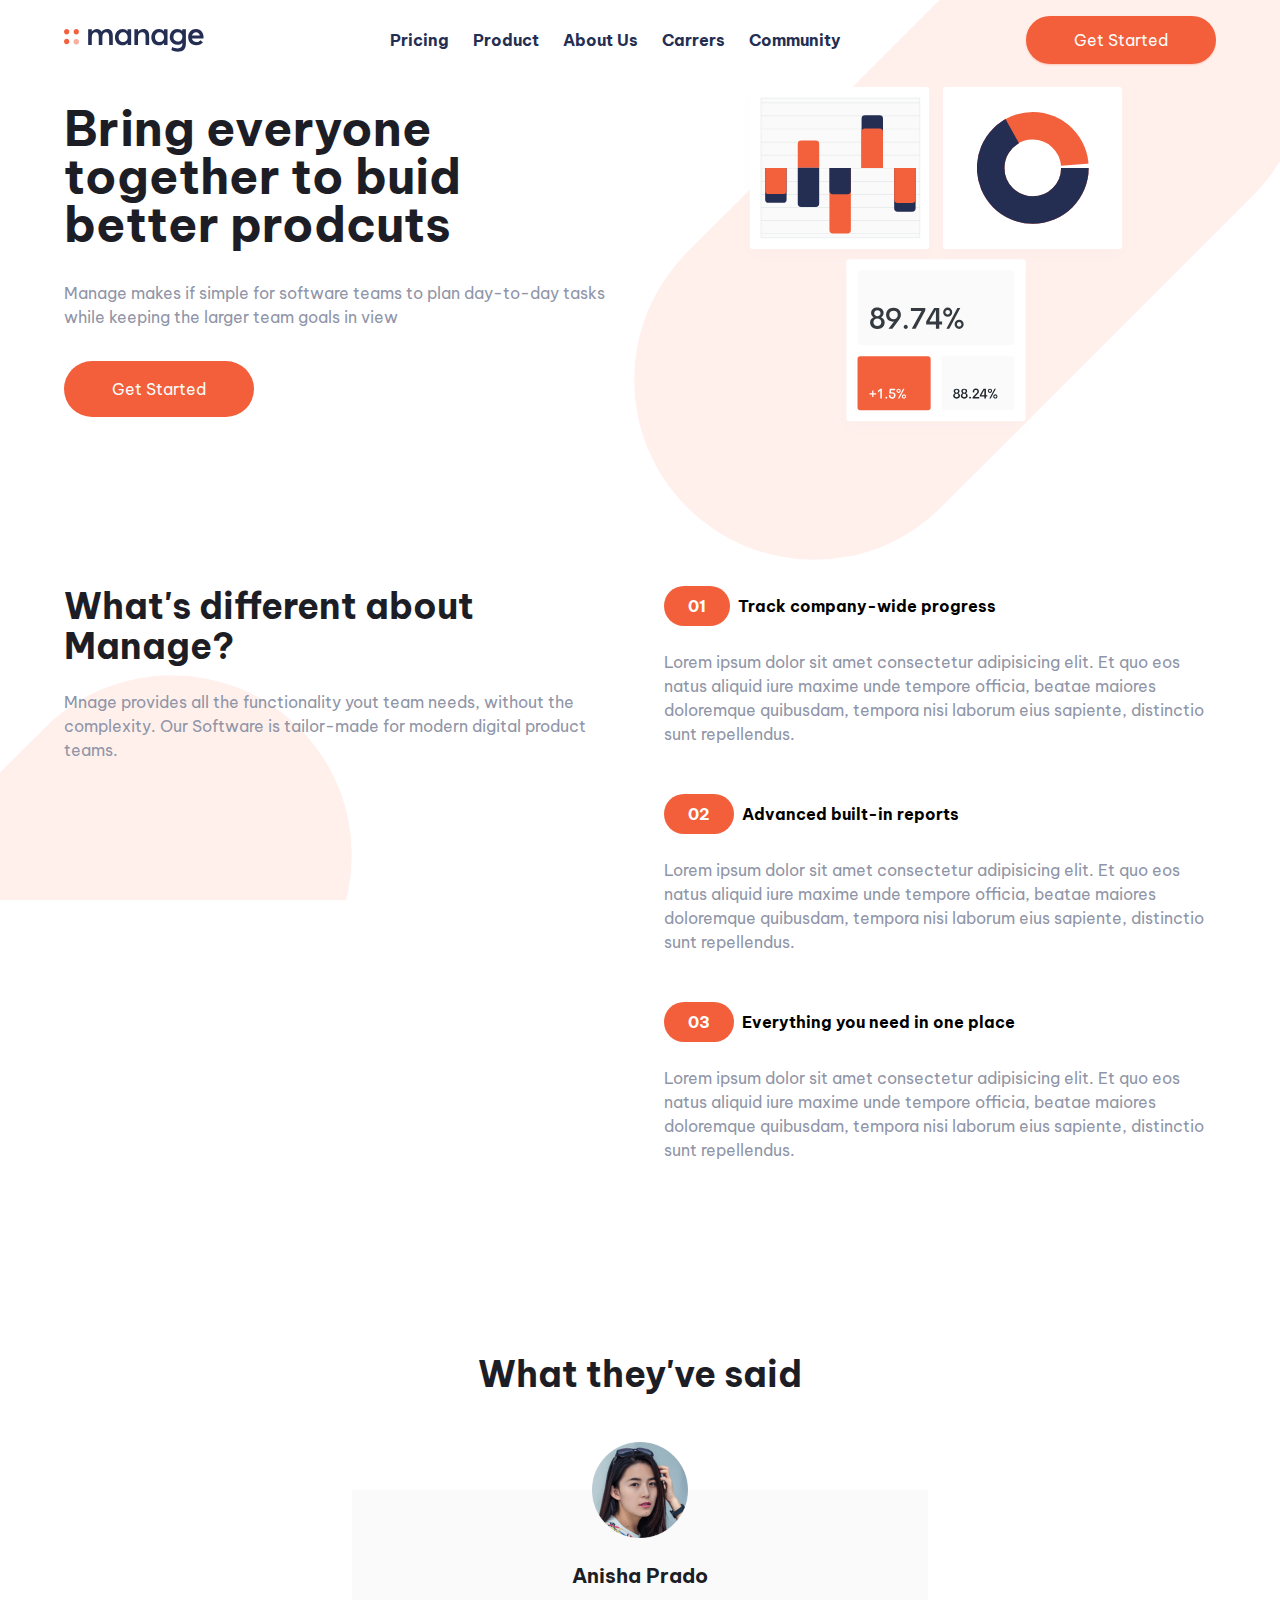
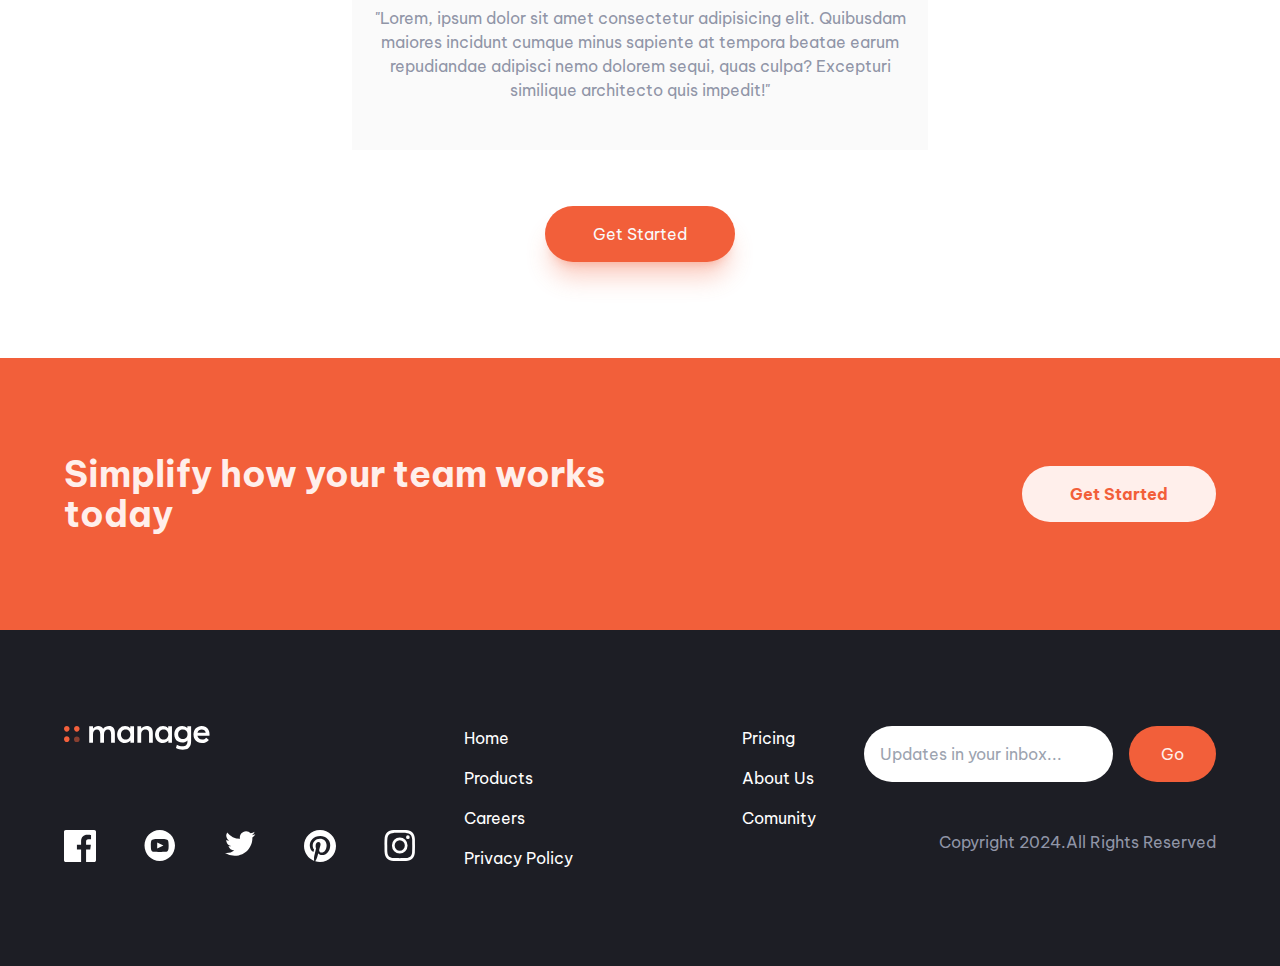
<file: index.html>
<!DOCTYPE html>
<html lang="en">
    <head>
        <meta charset="UTF-8" />
        <meta name="viewport" content="width=device-width, initial-scale=1.0" />
        <title>TailwindCSS</title>
        <link rel="stylesheet" href="./src/css/estilos.css" />
        <link rel="preconnect" href="https://fonts.googleapis.com" />
        <link rel="preconnect" href="https://fonts.gstatic.com" crossorigin />
        <link
            href="https://fonts.googleapis.com/css2?family=Be+Vietnam+Pro:wght@400;500;700&display=swap"
            rel="stylesheet"
        />
    </head>
    <body class="font-principal">
        <header class="">
            <nav class="wrapper h-20 flex items-center justify-between w-[90%] ">
                <a href="./" class="w-1/3 max-w-[140px]">
                    <img src="./src/imgs/logo.svg" alt="logo" class="w-full" />
                </a>

                <input type="checkbox" id="menu" class="peer hidden">

                <label for="menu" class="bg-open-menu w-6 h-5 bg-cover bg-center cursor-pointer peer-checked:bg-colse-menu transition-all z-50 md:hidden "></label>

                <div class="fixed inset-0 bg-gradient-to-b from-white/70 to-black/70 translate-x-full peer-checked:translate-x-0 transition-transform md:static md:bg-none md:translate-x-0 z-40">

                    <ul class="absolute inset-x-0 top-24 p-12 bg-white w-[90%] mx-auto rounded-md h-max text-center grid gap-6 font-bold text-dark-blue shadow-2xl md:w-max md:bg-transparent md:p-0 md:grid-flow-col md:static">
                        <li class="">
                            <a href="#">Pricing</a>
                        </li>
                        <li>
                            <a href="#">Product</a>
                        </li>
                        <li>
                            <a href="#">About Us</a>
                        </li>
                        <li>
                            <a href="#">Carrers</a>
                        </li>
                        <li>
                            <a href="#">Community</a>
                        </li>
                    </ul>
                </div>

                <a href="" class="button shadow-sm shadow-bright-red/30 hidden py-3 lg:block ">Get Started</a>
            </nav>
            <section class="wrapper grid gap-8 justify-items-center items-center pb-12 md:grid-cols-2">
                <img src="./src/imgs/illustration-intro.svg" alt="imgane de inicio" class="w-full max-w-[400px] md:order-1">

                <article class="text-center space-y-6 md:text-left md:space-y-8">
                    <h1 class="text-4xl font-bold text-very-dark-blue md:text-5xl"> Bring everyone together to buid better prodcuts 

                    </h1>
                    <p class="text-dark-grayish-blue">
                        Manage makes if simple for software teams to plan day-to-day tasks while keeping the larger team goals in view
                    </p>
                    
                    <a href="#" class="button mx-auto shadow-bright-red/30 md:mx-0 ">Get Started</a>
                </article>
            </section>
        </header>

        <figure class="absolute inset-0 overflow-hidden pointer-events-none ">
            <img src="./src/imgs/bg-tablet-pattern.svg" alt="" class="absolute w-full -z-10 -top-28 -right-1/4 max-w-2xl md:-right-[2%]">
        </figure>

        <main class="">

            <section class="wrapper text-center py-24 grid gap-12 md:grid-cols-2 md:text-left">
                <article>
                    <h2 class="text-3xl font-bold text-very-dark-blue mb-6 md:text-4xl ">
                        What's different about Manage?
                    </h2>
                    <p class="text-dark-grayish-blue">
                        Mnage provides all the functionality yout team needs, without the complexity.
                        Our Software is tailor-made for modern digital product teams. 
                    </p>
                </article>
                <div class="grid gap-12 ">

                    <article class="space-y-4 md:space-y-6">
                        <p class="bg-very-pale-red rounded-l-full font-bold flex items-center md:bg-transparent">
                            <span class="bg-bright-red text-white px-6 rounded-full py-2">
                                01
                            </span>
                            <span class="flex-1 p-2">
                                Track company-wide progress
                            </span >
                        </p>
                           
                        <p class="text-dark-grayish-blue text-left ">
                            Lorem ipsum dolor sit amet consectetur adipisicing elit. Et quo eos natus aliquid iure maxime unde tempore officia, beatae maiores doloremque quibusdam, tempora nisi laborum eius sapiente, distinctio sunt repellendus.
                        </p>
                    </article>
                    <article class="space-y-4  md:space-y-6">
                        <p class="bg-very-pale-red rounded-l-full font-bold flex items-center md:bg-transparent">
                            <span class="bg-bright-red text-white px-6 rounded-full py-2">
                                02
                            </span>
                            <span class="flex-1 p-2">
                                Advanced built-in reports
                            </span >
                        </p>
                           
                        <p class="text-dark-grayish-blue text-left ">
                            Lorem ipsum dolor sit amet consectetur adipisicing elit. Et quo eos natus aliquid iure maxime unde tempore officia, beatae maiores doloremque quibusdam, tempora nisi laborum eius sapiente, distinctio sunt repellendus.
                        </p>
                    </article>
                    <article class="space-y-4 md:space-y-6">
                        <p class="bg-very-pale-red rounded-l-full font-bold flex items-center md:bg-transparent">
                            <span class="bg-bright-red text-white px-6 rounded-full py-2">
                                03
                            </span>
                            <span class="flex-1 p-2">
                                Everything you need in one place
                            </span >
                        </p>
                           
                        <p class="text-dark-grayish-blue text-left ">
                            Lorem ipsum dolor sit amet consectetur adipisicing elit. Et quo eos natus aliquid iure maxime unde tempore officia, beatae maiores doloremque quibusdam, tempora nisi laborum eius sapiente, distinctio sunt repellendus.
                        </p>
                    </article>
                </div>
            </section>

            

            <section class="wrapper text-center py-24 max-w-lg mx-auto md:max-w-xl">
                <h2 class="text-3xl font-bold text-very-dark-blue md:text-4xl">
                    What they've said 
                </h2>
                <div class="mt-24 mb-14">
                    <article class="bg-vary-light-gray pt-16 pb-12 px-4 relative">
                        <img src="./src/imgs/avatar-anisha.png" alt="imagen anisha" class="absolute w-24 aspect-square -top-12 inset-x-0 mx-auto">
                    
                    <h3 class="text-xl mb-4 pt-2 font-bold text-very-dark-blue">
                        Anisha Prado
                    </h3>
                    <p class="text-dark-grayish-blue">
                        "Lorem, ipsum dolor sit amet consectetur adipisicing elit. Quibusdam maiores incidunt cumque minus sapiente at tempora beatae earum repudiandae adipisci nemo dolorem sequi, quas culpa? Excepturi similique architecto quis impedit!"
                    </p>
                </article>
                </div>

                <a href="#" class="button mx-auto shadow-xl shadow-bright-red/30">Get Started</a>
            </section>

            <section class="bg-bright-red font-bold">
                <div class="wrapper py-24 text-center grid gap-6 md:grid-cols-2 md:justify-between md:items-center md:text-left">
                    <h2 class="text-4xl text-very-pale-red ">
                        Simplify how your team works today
                    </h2>
                    <a href="#" class="button text-bright-red bg-very-pale-red mx-auto md:mx-0 md:justify-self-end ">Get Started</a>
                </div>
            </section>

        </main>
        <figure class="absolute inset-0 overflow-hidden pointer-events-none ">
            <img src="./src/imgs/bg-tablet-pattern.svg" alt="" class="absolute w-full -z-10 top-[40%] -right-[63%] max-w-2xl md:-left-1/4 md:top-[75%]  ">
        </figure>

        <footer class="bg-very-dark-blue py-24 ">
            <section class="wrapper grid gap-12 justify-items-center footer-area md:footer-area-md md:grid-cols-3 md:justify-items-stretch">
                <form class="flex gap-4 w-full min-w-[100px] [grid-area:form] ">
                    <input type="email" placeholder="Updates in your inbox..." class="min-w-[50px] flex-1 rounded-full px-4">
                    <input type="submit" value="Go" class="py-3 px-8 bg-bright-red rounded-full text-very-pale-red cursor-pointer hover:opacity-75">
                </form>
                <nav class="grid grid-cols-[max-content_max-content] justify-between text-white w-4/5 gap-y-4 [grid-area:navigation] md:w-full ">
                    <a href="" class="hover:text-bright-red">Home</a>
                    <a href="" class="hover:text-bright-red">Pricing</a>
                    <a href="" class="hover:text-bright-red">Products</a>
                    <a href="" class="hover:text-bright-red">About Us</a>
                    <a href="" class="hover:text-bright-red">Careers</a>
                    <a href="" class="hover:text-bright-red">Comunity</a>
                    <a href="" class="hover:text-bright-red">Privacy Policy</a>
                </nav>
                <div class="flex flex-wrap gap-4 justify-between w-full [grid-area:social-media]">
                    <a href="#" class="">
                        <img src="./src/imgs/icon-facebook.svg" alt="img-Facebook" class="w-8 ">
                    </a>
                    <a href="#" class="">
                        <img src="./src/imgs/icon-youtube.svg" alt="img-youtube" class="w-8 ">
                    </a>
                    <a href="#">
                        <img src="./src/imgs/icon-twitter.svg" alt="img-twiter" class="w-8 ">
                    </a>
                    <a href="#">
                        <img src="./src/imgs/icon-pinterest.svg" alt="img-pinterest" class="w-8 ">
                    </a>
                    <a href="#">
                        <img src="./src/imgs/icon-instagram.svg" alt="img-instagram" class="w-8">
                    </a>

                </div>

                <a href="" class="[grid-area:logo]">
                    <img src="./src/imgs/logo-white.svg" alt="">
                </a>
                <p class="text-dark-grayish-blue text-center [grid-area:copy] md:text-right">
                   Copyright 2024.All Rights Reserved 
                </p>
            </section>
           
        </footer>
    </body>
</html>
</file>
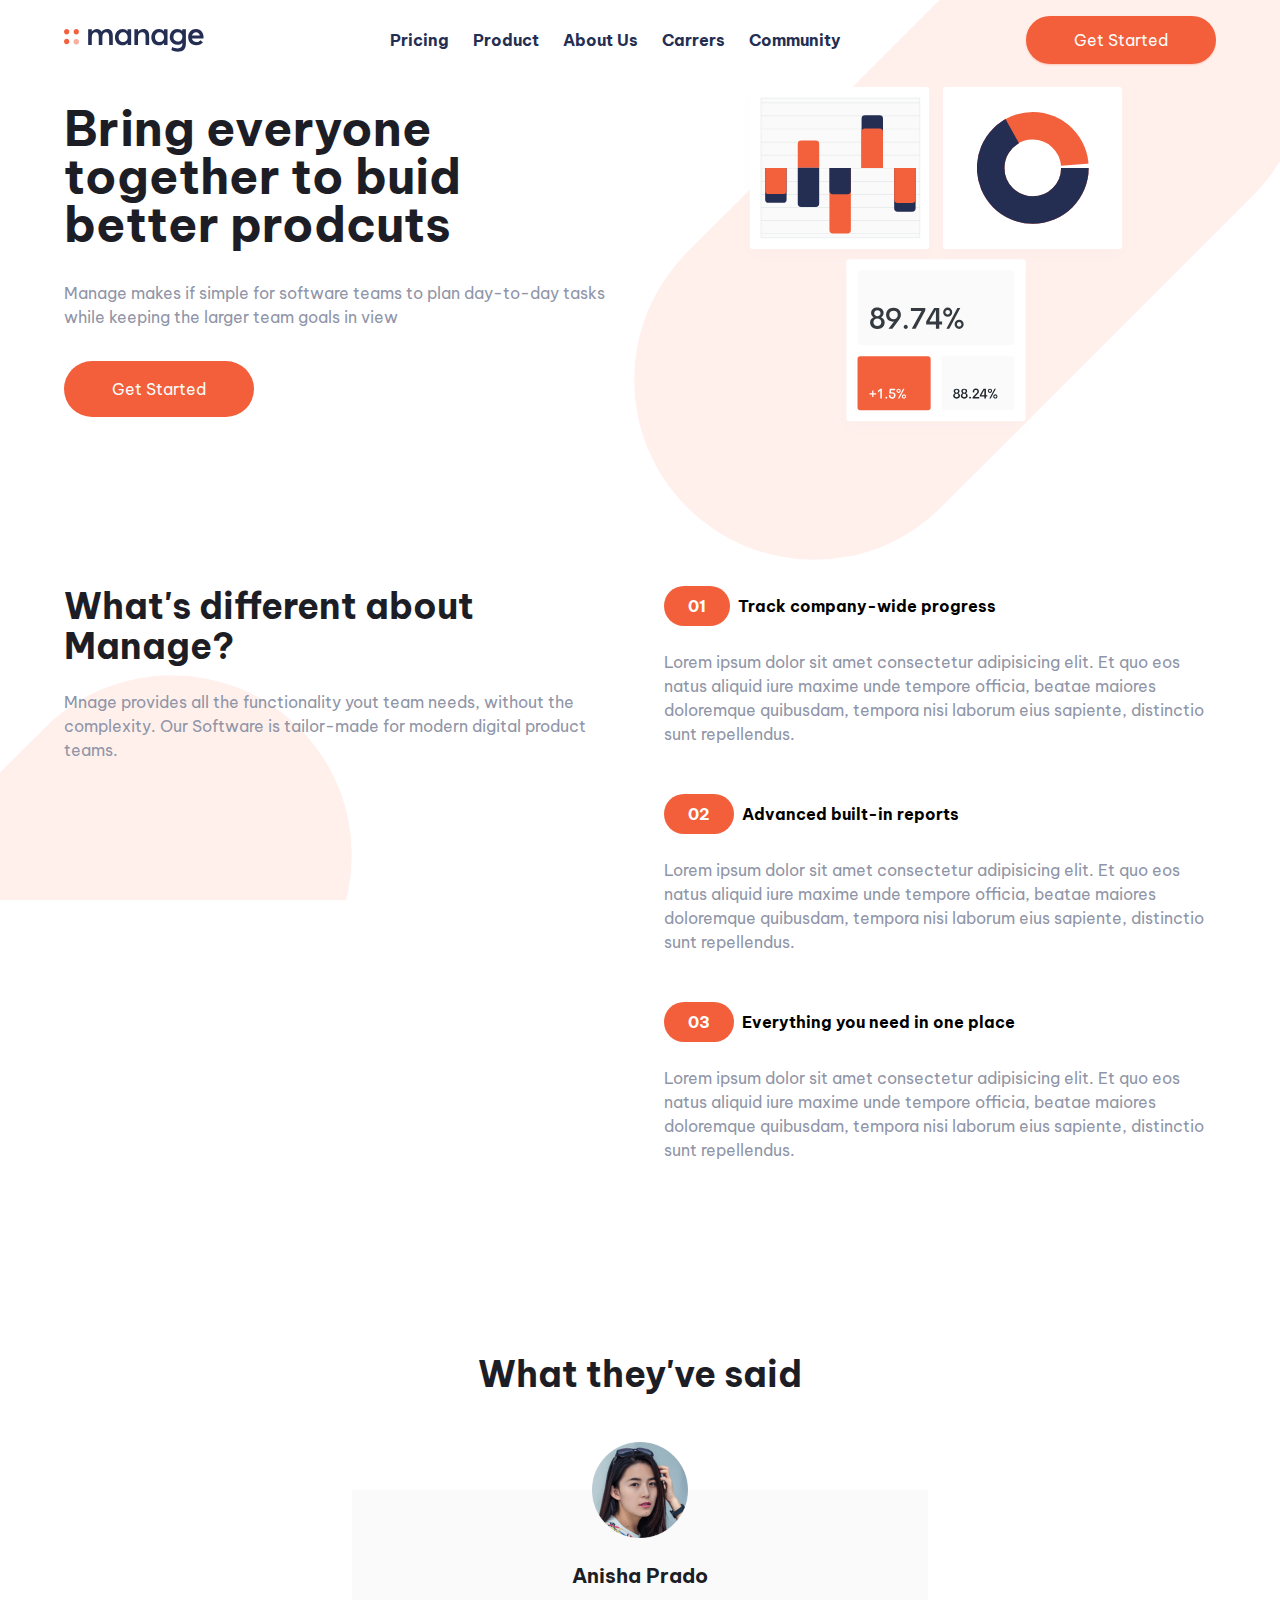
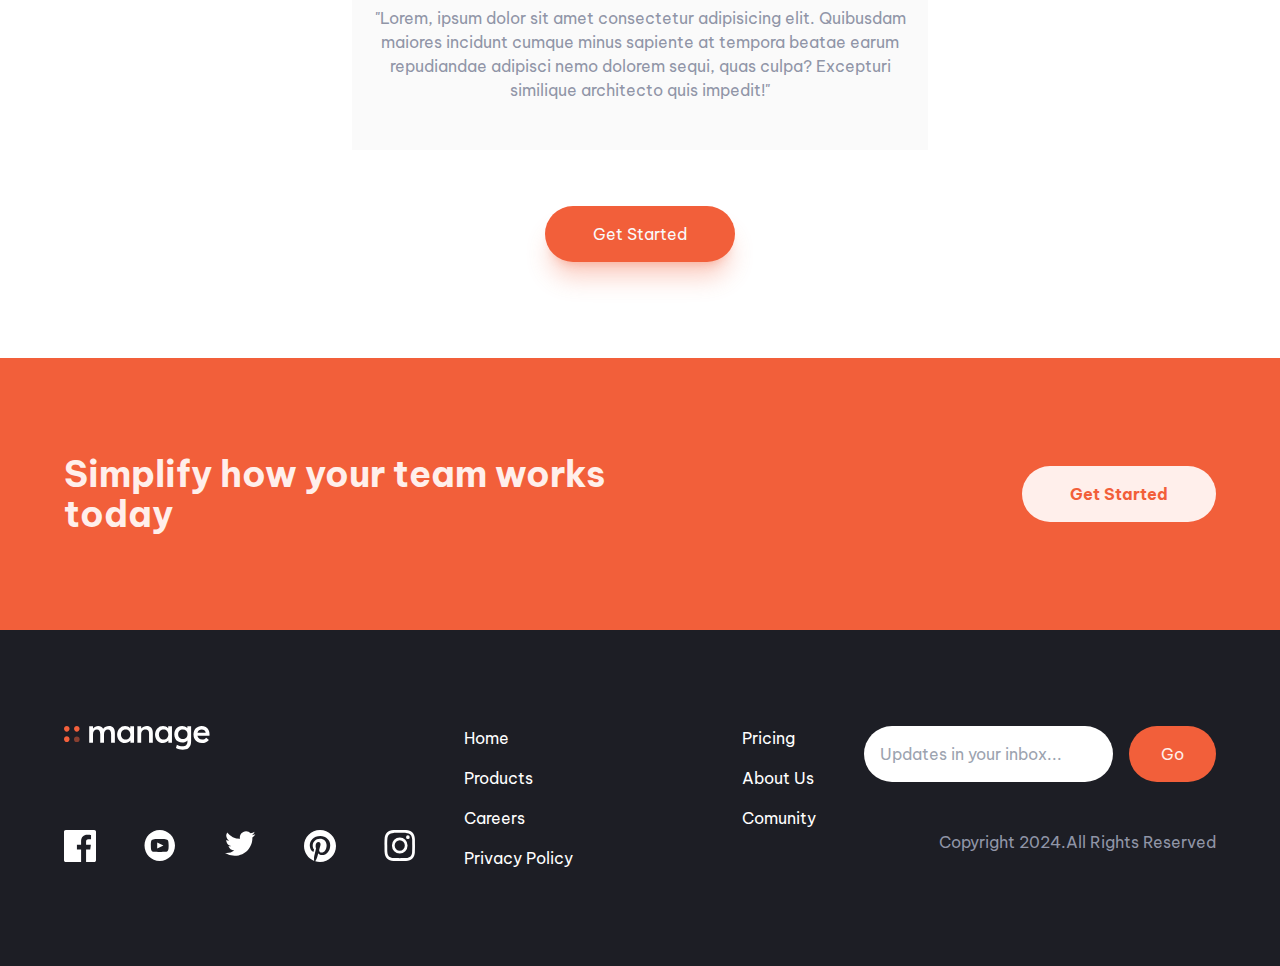
<file: src/index.html>
<!DOCTYPE html>
<html lang="en">
    <head>
        <meta charset="UTF-8" />
        <meta name="viewport" content="width=device-width, initial-scale=1.0" />
        <title>TailwindCSS</title>
        <link rel="stylesheet" href="./css/estilos.css" />
        <link rel="preconnect" href="https://fonts.googleapis.com" />
        <link rel="preconnect" href="https://fonts.gstatic.com" crossorigin />
        <link
            href="https://fonts.googleapis.com/css2?family=Be+Vietnam+Pro:wght@400;500;700&display=swap"
            rel="stylesheet"
        />
    </head>
    <body class="font-principal">
        <header class="">
            <nav class="wrapper h-20 flex items-center justify-between w-[90%] ">
                <a href="./" class="w-1/3 max-w-[140px]">
                    <img src="./imgs/logo.svg" alt="logo" class="w-full" />
                </a>

                <input type="checkbox" id="menu" class="peer hidden">

                <label for="menu" class="bg-open-menu w-6 h-5 bg-cover bg-center cursor-pointer peer-checked:bg-colse-menu transition-all z-50 md:hidden "></label>

                <div class="fixed inset-0 bg-gradient-to-b from-white/70 to-black/70 translate-x-full peer-checked:translate-x-0 transition-transform md:static md:bg-none md:translate-x-0 z-40">

                    <ul class="absolute inset-x-0 top-24 p-12 bg-white w-[90%] mx-auto rounded-md h-max text-center grid gap-6 font-bold text-dark-blue shadow-2xl md:w-max md:bg-transparent md:p-0 md:grid-flow-col md:static">
                        <li class="">
                            <a href="#">Pricing</a>
                        </li>
                        <li>
                            <a href="#">Product</a>
                        </li>
                        <li>
                            <a href="#">About Us</a>
                        </li>
                        <li>
                            <a href="#">Carrers</a>
                        </li>
                        <li>
                            <a href="#">Community</a>
                        </li>
                    </ul>
                </div>

                <a href="" class="button shadow-sm shadow-bright-red/30 hidden py-3 lg:block ">Get Started</a>
            </nav>
            <section class="wrapper grid gap-8 justify-items-center items-center pb-12 md:grid-cols-2">
                <img src="./imgs/illustration-intro.svg" alt="imgane de inicio" class="w-full max-w-[400px] md:order-1">

                <article class="text-center space-y-6 md:text-left md:space-y-8">
                    <h1 class="text-4xl font-bold text-very-dark-blue md:text-5xl"> Bring everyone together to buid better prodcuts 

                    </h1>
                    <p class="text-dark-grayish-blue">
                        Manage makes if simple for software teams to plan day-to-day tasks while keeping the larger team goals in view
                    </p>
                    
                    <a href="#" class="button mx-auto shadow-bright-red/30 md:mx-0 ">Get Started</a>
                </article>
            </section>
        </header>

        <figure class="absolute inset-0 overflow-hidden pointer-events-none ">
            <img src="./imgs/bg-tablet-pattern.svg" alt="" class="absolute w-full -z-10 -top-28 -right-1/4 max-w-2xl md:-right-[2%]">
        </figure>

        <main class="">

            <section class="wrapper text-center py-24 grid gap-12 md:grid-cols-2 md:text-left">
                <article>
                    <h2 class="text-3xl font-bold text-very-dark-blue mb-6 md:text-4xl ">
                        What's different about Manage?
                    </h2>
                    <p class="text-dark-grayish-blue">
                        Mnage provides all the functionality yout team needs, without the complexity.
                        Our Software is tailor-made for modern digital product teams. 
                    </p>
                </article>
                <div class="grid gap-12 ">

                    <article class="space-y-4 md:space-y-6">
                        <p class="bg-very-pale-red rounded-l-full font-bold flex items-center md:bg-transparent">
                            <span class="bg-bright-red text-white px-6 rounded-full py-2">
                                01
                            </span>
                            <span class="flex-1 p-2">
                                Track company-wide progress
                            </span >
                        </p>
                           
                        <p class="text-dark-grayish-blue text-left ">
                            Lorem ipsum dolor sit amet consectetur adipisicing elit. Et quo eos natus aliquid iure maxime unde tempore officia, beatae maiores doloremque quibusdam, tempora nisi laborum eius sapiente, distinctio sunt repellendus.
                        </p>
                    </article>
                    <article class="space-y-4  md:space-y-6">
                        <p class="bg-very-pale-red rounded-l-full font-bold flex items-center md:bg-transparent">
                            <span class="bg-bright-red text-white px-6 rounded-full py-2">
                                02
                            </span>
                            <span class="flex-1 p-2">
                                Advanced built-in reports
                            </span >
                        </p>
                           
                        <p class="text-dark-grayish-blue text-left ">
                            Lorem ipsum dolor sit amet consectetur adipisicing elit. Et quo eos natus aliquid iure maxime unde tempore officia, beatae maiores doloremque quibusdam, tempora nisi laborum eius sapiente, distinctio sunt repellendus.
                        </p>
                    </article>
                    <article class="space-y-4 md:space-y-6">
                        <p class="bg-very-pale-red rounded-l-full font-bold flex items-center md:bg-transparent">
                            <span class="bg-bright-red text-white px-6 rounded-full py-2">
                                03
                            </span>
                            <span class="flex-1 p-2">
                                Everything you need in one place
                            </span >
                        </p>
                           
                        <p class="text-dark-grayish-blue text-left ">
                            Lorem ipsum dolor sit amet consectetur adipisicing elit. Et quo eos natus aliquid iure maxime unde tempore officia, beatae maiores doloremque quibusdam, tempora nisi laborum eius sapiente, distinctio sunt repellendus.
                        </p>
                    </article>
                </div>
            </section>

            

            <section class="wrapper text-center py-24 max-w-lg mx-auto md:max-w-xl">
                <h2 class="text-3xl font-bold text-very-dark-blue md:text-4xl">
                    What they've said 
                </h2>
                <div class="mt-24 mb-14">
                    <article class="bg-vary-light-gray pt-16 pb-12 px-4 relative">
                        <img src="./imgs/avatar-anisha.png" alt="imagen anisha" class="absolute w-24 aspect-square -top-12 inset-x-0 mx-auto">
                    
                    <h3 class="text-xl mb-4 pt-2 font-bold text-very-dark-blue">
                        Anisha Prado
                    </h3>
                    <p class="text-dark-grayish-blue">
                        "Lorem, ipsum dolor sit amet consectetur adipisicing elit. Quibusdam maiores incidunt cumque minus sapiente at tempora beatae earum repudiandae adipisci nemo dolorem sequi, quas culpa? Excepturi similique architecto quis impedit!"
                    </p>
                </article>
                </div>

                <a href="#" class="button mx-auto shadow-xl shadow-bright-red/30">Get Started</a>
            </section>

            <section class="bg-bright-red font-bold">
                <div class="wrapper py-24 text-center grid gap-6 md:grid-cols-2 md:justify-between md:items-center md:text-left">
                    <h2 class="text-4xl text-very-pale-red ">
                        Simplify how your team works today
                    </h2>
                    <a href="#" class="button text-bright-red bg-very-pale-red mx-auto md:mx-0 md:justify-self-end ">Get Started</a>
                </div>
            </section>

        </main>
        <figure class="absolute inset-0 overflow-hidden pointer-events-none ">
            <img src="./imgs/bg-tablet-pattern.svg" alt="" class="absolute w-full -z-10 top-[40%] -right-[63%] max-w-2xl md:-left-1/4 md:top-[75%]  ">
        </figure>

        <footer class="bg-very-dark-blue py-24 ">
            <section class="wrapper grid gap-12 justify-items-center footer-area md:footer-area-md md:grid-cols-3 md:justify-items-stretch">
                <form class="flex gap-4 w-full min-w-[100px] [grid-area:form] ">
                    <input type="email" placeholder="Updates in your inbox..." class="min-w-[50px] flex-1 rounded-full px-4">
                    <input type="submit" value="Go" class="py-3 px-8 bg-bright-red rounded-full text-very-pale-red cursor-pointer hover:opacity-75">
                </form>
                <nav class="grid grid-cols-[max-content_max-content] justify-between text-white w-4/5 gap-y-4 [grid-area:navigation] md:w-full ">
                    <a href="" class="hover:text-bright-red">Home</a>
                    <a href="" class="hover:text-bright-red">Pricing</a>
                    <a href="" class="hover:text-bright-red">Products</a>
                    <a href="" class="hover:text-bright-red">About Us</a>
                    <a href="" class="hover:text-bright-red">Careers</a>
                    <a href="" class="hover:text-bright-red">Comunity</a>
                    <a href="" class="hover:text-bright-red">Privacy Policy</a>
                </nav>
                <div class="flex flex-wrap gap-4 justify-between w-full [grid-area:social-media]">
                    <a href="#" class="">
                        <img src="./imgs/icon-facebook.svg" alt="img-Facebook" class="w-8 hover:!fill-slate-400">
                    </a>
                    <a href="#" class="">
                        <img src="./imgs/icon-youtube.svg" alt="img-youtube" class="w-8 hover:color-svg">
                    </a>
                    <a href="#">
                        <img src="./imgs/icon-twitter.svg" alt="img-twiter" class="w-8 hover:fill-[#F25F3A]">
                    </a>
                    <a href="#">
                        <img src="./imgs/icon-pinterest.svg" alt="img-pinterest" class="w-8 color-svg">
                    </a>
                    <a href="#">
                        <img src="./imgs/icon-instagram.svg" alt="img-instagram" class="w-8">
                    </a>

                </div>

                <a href="" class="[grid-area:logo]">
                    <img src="./imgs/logo-white.svg" alt="">
                </a>
                <p class="text-dark-grayish-blue text-center [grid-area:copy] md:text-right">
                   Copyright 2024.All Rights Reserved 
                </p>
            </section>
           
        </footer>
    </body>
</html>
</file>
<file: src/css/estilos.css>
/*
! tailwindcss v3.4.3 | MIT License | https://tailwindcss.com
*/

/*
1. Prevent padding and border from affecting element width. (https://github.com/mozdevs/cssremedy/issues/4)
2. Allow adding a border to an element by just adding a border-width. (https://github.com/tailwindcss/tailwindcss/pull/116)
*/

*,
::before,
::after {
  box-sizing: border-box;
  /* 1 */
  border-width: 0;
  /* 2 */
  border-style: solid;
  /* 2 */
  border-color: #e5e7eb;
  /* 2 */
}

::before,
::after {
  --tw-content: '';
}

/*
1. Use a consistent sensible line-height in all browsers.
2. Prevent adjustments of font size after orientation changes in iOS.
3. Use a more readable tab size.
4. Use the user's configured `sans` font-family by default.
5. Use the user's configured `sans` font-feature-settings by default.
6. Use the user's configured `sans` font-variation-settings by default.
7. Disable tap highlights on iOS
*/

html,
:host {
  line-height: 1.5;
  /* 1 */
  -webkit-text-size-adjust: 100%;
  /* 2 */
  -moz-tab-size: 4;
  /* 3 */
  -o-tab-size: 4;
     tab-size: 4;
  /* 3 */
  font-family: ui-sans-serif, system-ui, sans-serif, "Apple Color Emoji", "Segoe UI Emoji", "Segoe UI Symbol", "Noto Color Emoji";
  /* 4 */
  font-feature-settings: normal;
  /* 5 */
  font-variation-settings: normal;
  /* 6 */
  -webkit-tap-highlight-color: transparent;
  /* 7 */
}

/*
1. Remove the margin in all browsers.
2. Inherit line-height from `html` so users can set them as a class directly on the `html` element.
*/

body {
  margin: 0;
  /* 1 */
  line-height: inherit;
  /* 2 */
}

/*
1. Add the correct height in Firefox.
2. Correct the inheritance of border color in Firefox. (https://bugzilla.mozilla.org/show_bug.cgi?id=190655)
3. Ensure horizontal rules are visible by default.
*/

hr {
  height: 0;
  /* 1 */
  color: inherit;
  /* 2 */
  border-top-width: 1px;
  /* 3 */
}

/*
Add the correct text decoration in Chrome, Edge, and Safari.
*/

abbr:where([title]) {
  -webkit-text-decoration: underline dotted;
          text-decoration: underline dotted;
}

/*
Remove the default font size and weight for headings.
*/

h1,
h2,
h3,
h4,
h5,
h6 {
  font-size: inherit;
  font-weight: inherit;
}

/*
Reset links to optimize for opt-in styling instead of opt-out.
*/

a {
  color: inherit;
  text-decoration: inherit;
}

/*
Add the correct font weight in Edge and Safari.
*/

b,
strong {
  font-weight: bolder;
}

/*
1. Use the user's configured `mono` font-family by default.
2. Use the user's configured `mono` font-feature-settings by default.
3. Use the user's configured `mono` font-variation-settings by default.
4. Correct the odd `em` font sizing in all browsers.
*/

code,
kbd,
samp,
pre {
  font-family: ui-monospace, SFMono-Regular, Menlo, Monaco, Consolas, "Liberation Mono", "Courier New", monospace;
  /* 1 */
  font-feature-settings: normal;
  /* 2 */
  font-variation-settings: normal;
  /* 3 */
  font-size: 1em;
  /* 4 */
}

/*
Add the correct font size in all browsers.
*/

small {
  font-size: 80%;
}

/*
Prevent `sub` and `sup` elements from affecting the line height in all browsers.
*/

sub,
sup {
  font-size: 75%;
  line-height: 0;
  position: relative;
  vertical-align: baseline;
}

sub {
  bottom: -0.25em;
}

sup {
  top: -0.5em;
}

/*
1. Remove text indentation from table contents in Chrome and Safari. (https://bugs.chromium.org/p/chromium/issues/detail?id=999088, https://bugs.webkit.org/show_bug.cgi?id=201297)
2. Correct table border color inheritance in all Chrome and Safari. (https://bugs.chromium.org/p/chromium/issues/detail?id=935729, https://bugs.webkit.org/show_bug.cgi?id=195016)
3. Remove gaps between table borders by default.
*/

table {
  text-indent: 0;
  /* 1 */
  border-color: inherit;
  /* 2 */
  border-collapse: collapse;
  /* 3 */
}

/*
1. Change the font styles in all browsers.
2. Remove the margin in Firefox and Safari.
3. Remove default padding in all browsers.
*/

button,
input,
optgroup,
select,
textarea {
  font-family: inherit;
  /* 1 */
  font-feature-settings: inherit;
  /* 1 */
  font-variation-settings: inherit;
  /* 1 */
  font-size: 100%;
  /* 1 */
  font-weight: inherit;
  /* 1 */
  line-height: inherit;
  /* 1 */
  letter-spacing: inherit;
  /* 1 */
  color: inherit;
  /* 1 */
  margin: 0;
  /* 2 */
  padding: 0;
  /* 3 */
}

/*
Remove the inheritance of text transform in Edge and Firefox.
*/

button,
select {
  text-transform: none;
}

/*
1. Correct the inability to style clickable types in iOS and Safari.
2. Remove default button styles.
*/

button,
input:where([type='button']),
input:where([type='reset']),
input:where([type='submit']) {
  -webkit-appearance: button;
  /* 1 */
  background-color: transparent;
  /* 2 */
  background-image: none;
  /* 2 */
}

/*
Use the modern Firefox focus style for all focusable elements.
*/

:-moz-focusring {
  outline: auto;
}

/*
Remove the additional `:invalid` styles in Firefox. (https://github.com/mozilla/gecko-dev/blob/2f9eacd9d3d995c937b4251a5557d95d494c9be1/layout/style/res/forms.css#L728-L737)
*/

:-moz-ui-invalid {
  box-shadow: none;
}

/*
Add the correct vertical alignment in Chrome and Firefox.
*/

progress {
  vertical-align: baseline;
}

/*
Correct the cursor style of increment and decrement buttons in Safari.
*/

::-webkit-inner-spin-button,
::-webkit-outer-spin-button {
  height: auto;
}

/*
1. Correct the odd appearance in Chrome and Safari.
2. Correct the outline style in Safari.
*/

[type='search'] {
  -webkit-appearance: textfield;
  /* 1 */
  outline-offset: -2px;
  /* 2 */
}

/*
Remove the inner padding in Chrome and Safari on macOS.
*/

::-webkit-search-decoration {
  -webkit-appearance: none;
}

/*
1. Correct the inability to style clickable types in iOS and Safari.
2. Change font properties to `inherit` in Safari.
*/

::-webkit-file-upload-button {
  -webkit-appearance: button;
  /* 1 */
  font: inherit;
  /* 2 */
}

/*
Add the correct display in Chrome and Safari.
*/

summary {
  display: list-item;
}

/*
Removes the default spacing and border for appropriate elements.
*/

blockquote,
dl,
dd,
h1,
h2,
h3,
h4,
h5,
h6,
hr,
figure,
p,
pre {
  margin: 0;
}

fieldset {
  margin: 0;
  padding: 0;
}

legend {
  padding: 0;
}

ol,
ul,
menu {
  list-style: none;
  margin: 0;
  padding: 0;
}

/*
Reset default styling for dialogs.
*/

dialog {
  padding: 0;
}

/*
Prevent resizing textareas horizontally by default.
*/

textarea {
  resize: vertical;
}

/*
1. Reset the default placeholder opacity in Firefox. (https://github.com/tailwindlabs/tailwindcss/issues/3300)
2. Set the default placeholder color to the user's configured gray 400 color.
*/

input::-moz-placeholder, textarea::-moz-placeholder {
  opacity: 1;
  /* 1 */
  color: #9ca3af;
  /* 2 */
}

input::placeholder,
textarea::placeholder {
  opacity: 1;
  /* 1 */
  color: #9ca3af;
  /* 2 */
}

/*
Set the default cursor for buttons.
*/

button,
[role="button"] {
  cursor: pointer;
}

/*
Make sure disabled buttons don't get the pointer cursor.
*/

:disabled {
  cursor: default;
}

/*
1. Make replaced elements `display: block` by default. (https://github.com/mozdevs/cssremedy/issues/14)
2. Add `vertical-align: middle` to align replaced elements more sensibly by default. (https://github.com/jensimmons/cssremedy/issues/14#issuecomment-634934210)
   This can trigger a poorly considered lint error in some tools but is included by design.
*/

img,
svg,
video,
canvas,
audio,
iframe,
embed,
object {
  display: block;
  /* 1 */
  vertical-align: middle;
  /* 2 */
}

/*
Constrain images and videos to the parent width and preserve their intrinsic aspect ratio. (https://github.com/mozdevs/cssremedy/issues/14)
*/

img,
video {
  max-width: 100%;
  height: auto;
}

/* Make elements with the HTML hidden attribute stay hidden by default */

[hidden] {
  display: none;
}

*, ::before, ::after {
  --tw-border-spacing-x: 0;
  --tw-border-spacing-y: 0;
  --tw-translate-x: 0;
  --tw-translate-y: 0;
  --tw-rotate: 0;
  --tw-skew-x: 0;
  --tw-skew-y: 0;
  --tw-scale-x: 1;
  --tw-scale-y: 1;
  --tw-pan-x:  ;
  --tw-pan-y:  ;
  --tw-pinch-zoom:  ;
  --tw-scroll-snap-strictness: proximity;
  --tw-gradient-from-position:  ;
  --tw-gradient-via-position:  ;
  --tw-gradient-to-position:  ;
  --tw-ordinal:  ;
  --tw-slashed-zero:  ;
  --tw-numeric-figure:  ;
  --tw-numeric-spacing:  ;
  --tw-numeric-fraction:  ;
  --tw-ring-inset:  ;
  --tw-ring-offset-width: 0px;
  --tw-ring-offset-color: #fff;
  --tw-ring-color: rgb(59 130 246 / 0.5);
  --tw-ring-offset-shadow: 0 0 #0000;
  --tw-ring-shadow: 0 0 #0000;
  --tw-shadow: 0 0 #0000;
  --tw-shadow-colored: 0 0 #0000;
  --tw-blur:  ;
  --tw-brightness:  ;
  --tw-contrast:  ;
  --tw-grayscale:  ;
  --tw-hue-rotate:  ;
  --tw-invert:  ;
  --tw-saturate:  ;
  --tw-sepia:  ;
  --tw-drop-shadow:  ;
  --tw-backdrop-blur:  ;
  --tw-backdrop-brightness:  ;
  --tw-backdrop-contrast:  ;
  --tw-backdrop-grayscale:  ;
  --tw-backdrop-hue-rotate:  ;
  --tw-backdrop-invert:  ;
  --tw-backdrop-opacity:  ;
  --tw-backdrop-saturate:  ;
  --tw-backdrop-sepia:  ;
  --tw-contain-size:  ;
  --tw-contain-layout:  ;
  --tw-contain-paint:  ;
  --tw-contain-style:  ;
}

::backdrop {
  --tw-border-spacing-x: 0;
  --tw-border-spacing-y: 0;
  --tw-translate-x: 0;
  --tw-translate-y: 0;
  --tw-rotate: 0;
  --tw-skew-x: 0;
  --tw-skew-y: 0;
  --tw-scale-x: 1;
  --tw-scale-y: 1;
  --tw-pan-x:  ;
  --tw-pan-y:  ;
  --tw-pinch-zoom:  ;
  --tw-scroll-snap-strictness: proximity;
  --tw-gradient-from-position:  ;
  --tw-gradient-via-position:  ;
  --tw-gradient-to-position:  ;
  --tw-ordinal:  ;
  --tw-slashed-zero:  ;
  --tw-numeric-figure:  ;
  --tw-numeric-spacing:  ;
  --tw-numeric-fraction:  ;
  --tw-ring-inset:  ;
  --tw-ring-offset-width: 0px;
  --tw-ring-offset-color: #fff;
  --tw-ring-color: rgb(59 130 246 / 0.5);
  --tw-ring-offset-shadow: 0 0 #0000;
  --tw-ring-shadow: 0 0 #0000;
  --tw-shadow: 0 0 #0000;
  --tw-shadow-colored: 0 0 #0000;
  --tw-blur:  ;
  --tw-brightness:  ;
  --tw-contrast:  ;
  --tw-grayscale:  ;
  --tw-hue-rotate:  ;
  --tw-invert:  ;
  --tw-saturate:  ;
  --tw-sepia:  ;
  --tw-drop-shadow:  ;
  --tw-backdrop-blur:  ;
  --tw-backdrop-brightness:  ;
  --tw-backdrop-contrast:  ;
  --tw-backdrop-grayscale:  ;
  --tw-backdrop-hue-rotate:  ;
  --tw-backdrop-invert:  ;
  --tw-backdrop-opacity:  ;
  --tw-backdrop-saturate:  ;
  --tw-backdrop-sepia:  ;
  --tw-contain-size:  ;
  --tw-contain-layout:  ;
  --tw-contain-paint:  ;
  --tw-contain-style:  ;
}


.wrapper {
  margin-left: auto;
  margin-right: auto;
  width: 90%;
  max-width: 1280px;
  overflow: hidden;
}

.button {
  display: block;
  width: -moz-max-content;
  width: max-content;
  border-radius: 9999px;
  --tw-bg-opacity: 1;
  background-color: hsl(12 88% 59% / var(--tw-bg-opacity));
  padding-top: 1rem;
  padding-bottom: 1rem;
  padding-left: 3rem;
  padding-right: 3rem;
  --tw-text-opacity: 1;
  color: hsl(0 0% 98% / var(--tw-text-opacity));
}

.button:hover {
  opacity: 0.75;
}

.footer-area{
  grid-template-areas:
        "form"
        "navigation"
        "social-media"
        "logo"
        "copy";
}

.color-svg:hover {
  fill: #F25F3A;
}

.pointer-events-none {
  pointer-events: none;
}

.fixed {
  position: fixed;
}

.absolute {
  position: absolute;
}

.relative {
  position: relative;
}

.inset-0 {
  inset: 0px;
}

.inset-x-0 {
  left: 0px;
  right: 0px;
}

.-right-1\/4 {
  right: -25%;
}

.-right-\[63\%\] {
  right: -63%;
}

.-top-12 {
  top: -3rem;
}

.-top-28 {
  top: -7rem;
}

.top-24 {
  top: 6rem;
}

.top-\[40\%\] {
  top: 40%;
}

.-z-10 {
  z-index: -10;
}

.z-40 {
  z-index: 40;
}

.z-50 {
  z-index: 50;
}

.mx-auto {
  margin-left: auto;
  margin-right: auto;
}

.mb-14 {
  margin-bottom: 3.5rem;
}

.mb-4 {
  margin-bottom: 1rem;
}

.mb-6 {
  margin-bottom: 1.5rem;
}

.mt-24 {
  margin-top: 6rem;
}

.flex {
  display: flex;
}

.grid {
  display: grid;
}

.hidden {
  display: none;
}

.aspect-square {
  aspect-ratio: 1 / 1;
}

.h-20 {
  height: 5rem;
}

.h-5 {
  height: 1.25rem;
}

.h-max {
  height: -moz-max-content;
  height: max-content;
}

.w-1\/3 {
  width: 33.333333%;
}

.w-24 {
  width: 6rem;
}

.w-4\/5 {
  width: 80%;
}

.w-6 {
  width: 1.5rem;
}

.w-8 {
  width: 2rem;
}

.w-\[90\%\] {
  width: 90%;
}

.w-full {
  width: 100%;
}

.min-w-\[100px\] {
  min-width: 100px;
}

.min-w-\[50px\] {
  min-width: 50px;
}

.max-w-2xl {
  max-width: 42rem;
}

.max-w-\[140px\] {
  max-width: 140px;
}

.max-w-\[400px\] {
  max-width: 400px;
}

.max-w-lg {
  max-width: 32rem;
}

.flex-1 {
  flex: 1 1 0%;
}

.translate-x-full {
  --tw-translate-x: 100%;
  transform: translate(var(--tw-translate-x), var(--tw-translate-y)) rotate(var(--tw-rotate)) skewX(var(--tw-skew-x)) skewY(var(--tw-skew-y)) scaleX(var(--tw-scale-x)) scaleY(var(--tw-scale-y));
}

.cursor-pointer {
  cursor: pointer;
}

.grid-cols-\[max-content_max-content\] {
  grid-template-columns: max-content max-content;
}

.flex-wrap {
  flex-wrap: wrap;
}

.items-center {
  align-items: center;
}

.justify-between {
  justify-content: space-between;
}

.justify-items-center {
  justify-items: center;
}

.gap-12 {
  gap: 3rem;
}

.gap-4 {
  gap: 1rem;
}

.gap-6 {
  gap: 1.5rem;
}

.gap-8 {
  gap: 2rem;
}

.gap-y-4 {
  row-gap: 1rem;
}

.space-y-4 > :not([hidden]) ~ :not([hidden]) {
  --tw-space-y-reverse: 0;
  margin-top: calc(1rem * calc(1 - var(--tw-space-y-reverse)));
  margin-bottom: calc(1rem * var(--tw-space-y-reverse));
}

.space-y-6 > :not([hidden]) ~ :not([hidden]) {
  --tw-space-y-reverse: 0;
  margin-top: calc(1.5rem * calc(1 - var(--tw-space-y-reverse)));
  margin-bottom: calc(1.5rem * var(--tw-space-y-reverse));
}

.overflow-hidden {
  overflow: hidden;
}

.rounded-full {
  border-radius: 9999px;
}

.rounded-md {
  border-radius: 0.375rem;
}

.rounded-l-full {
  border-top-left-radius: 9999px;
  border-bottom-left-radius: 9999px;
}

.bg-bright-red {
  --tw-bg-opacity: 1;
  background-color: hsl(12 88% 59% / var(--tw-bg-opacity));
}

.bg-vary-light-gray {
  --tw-bg-opacity: 1;
  background-color: hsl(0 0% 98% / var(--tw-bg-opacity));
}

.bg-very-dark-blue {
  --tw-bg-opacity: 1;
  background-color: hsl(233 12% 13% / var(--tw-bg-opacity));
}

.bg-very-pale-red {
  --tw-bg-opacity: 1;
  background-color: hsl(13 100% 96% / var(--tw-bg-opacity));
}

.bg-white {
  --tw-bg-opacity: 1;
  background-color: rgb(255 255 255 / var(--tw-bg-opacity));
}

.bg-gradient-to-b {
  background-image: linear-gradient(to bottom, var(--tw-gradient-stops));
}

.bg-open-menu {
  background-image: url('../imgs/icon-hamburger.svg');
}

.from-white\/70 {
  --tw-gradient-from: rgb(255 255 255 / 0.7) var(--tw-gradient-from-position);
  --tw-gradient-to: rgb(255 255 255 / 0) var(--tw-gradient-to-position);
  --tw-gradient-stops: var(--tw-gradient-from), var(--tw-gradient-to);
}

.to-black\/70 {
  --tw-gradient-to: rgb(0 0 0 / 0.7) var(--tw-gradient-to-position);
}

.bg-cover {
  background-size: cover;
}

.bg-center {
  background-position: center;
}

.p-12 {
  padding: 3rem;
}

.p-2 {
  padding: 0.5rem;
}

.px-4 {
  padding-left: 1rem;
  padding-right: 1rem;
}

.px-6 {
  padding-left: 1.5rem;
  padding-right: 1.5rem;
}

.px-8 {
  padding-left: 2rem;
  padding-right: 2rem;
}

.py-2 {
  padding-top: 0.5rem;
  padding-bottom: 0.5rem;
}

.py-24 {
  padding-top: 6rem;
  padding-bottom: 6rem;
}

.py-3 {
  padding-top: 0.75rem;
  padding-bottom: 0.75rem;
}

.pb-12 {
  padding-bottom: 3rem;
}

.pt-16 {
  padding-top: 4rem;
}

.pt-2 {
  padding-top: 0.5rem;
}

.text-left {
  text-align: left;
}

.text-center {
  text-align: center;
}

.font-principal {
  font-family: "Be Vietnam Pro", sans-serif;
}

.text-3xl {
  font-size: 1.875rem;
  line-height: 2.25rem;
}

.text-4xl {
  font-size: 2.25rem;
  line-height: 2.5rem;
}

.text-xl {
  font-size: 1.25rem;
  line-height: 1.75rem;
}

.font-bold {
  font-weight: 700;
}

.text-bright-red {
  --tw-text-opacity: 1;
  color: hsl(12 88% 59% / var(--tw-text-opacity));
}

.text-dark-blue {
  --tw-text-opacity: 1;
  color: hsl(228 39% 23% / var(--tw-text-opacity));
}

.text-dark-grayish-blue {
  --tw-text-opacity: 1;
  color: hsl(227 12% 61% / var(--tw-text-opacity));
}

.text-very-dark-blue {
  --tw-text-opacity: 1;
  color: hsl(233 12% 13% / var(--tw-text-opacity));
}

.text-very-pale-red {
  --tw-text-opacity: 1;
  color: hsl(13 100% 96% / var(--tw-text-opacity));
}

.text-white {
  --tw-text-opacity: 1;
  color: rgb(255 255 255 / var(--tw-text-opacity));
}

.shadow-2xl {
  --tw-shadow: 0 25px 50px -12px rgb(0 0 0 / 0.25);
  --tw-shadow-colored: 0 25px 50px -12px var(--tw-shadow-color);
  box-shadow: var(--tw-ring-offset-shadow, 0 0 #0000), var(--tw-ring-shadow, 0 0 #0000), var(--tw-shadow);
}

.shadow-sm {
  --tw-shadow: 0 1px 2px 0 rgb(0 0 0 / 0.05);
  --tw-shadow-colored: 0 1px 2px 0 var(--tw-shadow-color);
  box-shadow: var(--tw-ring-offset-shadow, 0 0 #0000), var(--tw-ring-shadow, 0 0 #0000), var(--tw-shadow);
}

.shadow-xl {
  --tw-shadow: 0 20px 25px -5px rgb(0 0 0 / 0.1), 0 8px 10px -6px rgb(0 0 0 / 0.1);
  --tw-shadow-colored: 0 20px 25px -5px var(--tw-shadow-color), 0 8px 10px -6px var(--tw-shadow-color);
  box-shadow: var(--tw-ring-offset-shadow, 0 0 #0000), var(--tw-ring-shadow, 0 0 #0000), var(--tw-shadow);
}

.shadow-bright-red\/30 {
  --tw-shadow-color: hsl(12 88% 59% / 0.3);
  --tw-shadow: var(--tw-shadow-colored);
}

.transition-all {
  transition-property: all;
  transition-timing-function: cubic-bezier(0.4, 0, 0.2, 1);
  transition-duration: 150ms;
}

.transition-transform {
  transition-property: transform;
  transition-timing-function: cubic-bezier(0.4, 0, 0.2, 1);
  transition-duration: 150ms;
}

.\[grid-area\:copy\] {
  grid-area: copy;
}

.\[grid-area\:form\] {
  grid-area: form;
}

.\[grid-area\:logo\] {
  grid-area: logo;
}

.\[grid-area\:navigation\] {
  grid-area: navigation;
}

.\[grid-area\:social-media\] {
  grid-area: social-media;
}

.hover\:color-svg:hover:hover {
  fill: #F25F3A;
}

@media (min-width: 768px) {
  .md\:footer-area-md{
    grid-template-areas:
        "logo         navigation form"
        "social-media navigation copy"
        ;
  }
}

.hover\:\!fill-slate-400:hover {
  fill: #94a3b8 !important;
}



.hover\:fill-\[\#F25F3A\]:hover {
  fill: #F25F3A;
}

.hover\:text-bright-red:hover {
  --tw-text-opacity: 1;
  color: hsl(12 88% 59% / var(--tw-text-opacity));
}

.hover\:opacity-75:hover {
  opacity: 0.75;
}

.peer:checked ~ .peer-checked\:translate-x-0 {
  --tw-translate-x: 0px;
  transform: translate(var(--tw-translate-x), var(--tw-translate-y)) rotate(var(--tw-rotate)) skewX(var(--tw-skew-x)) skewY(var(--tw-skew-y)) scaleX(var(--tw-scale-x)) scaleY(var(--tw-scale-y));
}

.peer:checked ~ .peer-checked\:bg-colse-menu {
  background-image: url('../imgs/icon-close.svg');
}

@media (min-width: 768px) {
  .md\:static {
    position: static;
  }

  .md\:-left-1\/4 {
    left: -25%;
  }

  .md\:-right-\[2\%\] {
    right: -2%;
  }

  .md\:top-\[75\%\] {
    top: 75%;
  }

  .md\:order-1 {
    order: 1;
  }

  .md\:mx-0 {
    margin-left: 0px;
    margin-right: 0px;
  }

  .md\:hidden {
    display: none;
  }

  .md\:w-full {
    width: 100%;
  }

  .md\:w-max {
    width: -moz-max-content;
    width: max-content;
  }

  .md\:max-w-xl {
    max-width: 36rem;
  }

  .md\:translate-x-0 {
    --tw-translate-x: 0px;
    transform: translate(var(--tw-translate-x), var(--tw-translate-y)) rotate(var(--tw-rotate)) skewX(var(--tw-skew-x)) skewY(var(--tw-skew-y)) scaleX(var(--tw-scale-x)) scaleY(var(--tw-scale-y));
  }

  .md\:grid-flow-col {
    grid-auto-flow: column;
  }

  .md\:grid-cols-2 {
    grid-template-columns: repeat(2, minmax(0, 1fr));
  }

  .md\:grid-cols-3 {
    grid-template-columns: repeat(3, minmax(0, 1fr));
  }

  .md\:items-center {
    align-items: center;
  }

  .md\:justify-between {
    justify-content: space-between;
  }

  .md\:justify-items-stretch {
    justify-items: stretch;
  }

  .md\:space-y-6 > :not([hidden]) ~ :not([hidden]) {
    --tw-space-y-reverse: 0;
    margin-top: calc(1.5rem * calc(1 - var(--tw-space-y-reverse)));
    margin-bottom: calc(1.5rem * var(--tw-space-y-reverse));
  }

  .md\:space-y-8 > :not([hidden]) ~ :not([hidden]) {
    --tw-space-y-reverse: 0;
    margin-top: calc(2rem * calc(1 - var(--tw-space-y-reverse)));
    margin-bottom: calc(2rem * var(--tw-space-y-reverse));
  }

  .md\:justify-self-end {
    justify-self: end;
  }

  .md\:bg-transparent {
    background-color: transparent;
  }

  .md\:bg-none {
    background-image: none;
  }

  .md\:p-0 {
    padding: 0px;
  }

  .md\:text-left {
    text-align: left;
  }

  .md\:text-right {
    text-align: right;
  }

  .md\:text-4xl {
    font-size: 2.25rem;
    line-height: 2.5rem;
  }

  .md\:text-5xl {
    font-size: 3rem;
    line-height: 1;
  }
}

@media (min-width: 1024px) {
  .lg\:block {
    display: block;
  }
}
</file>
